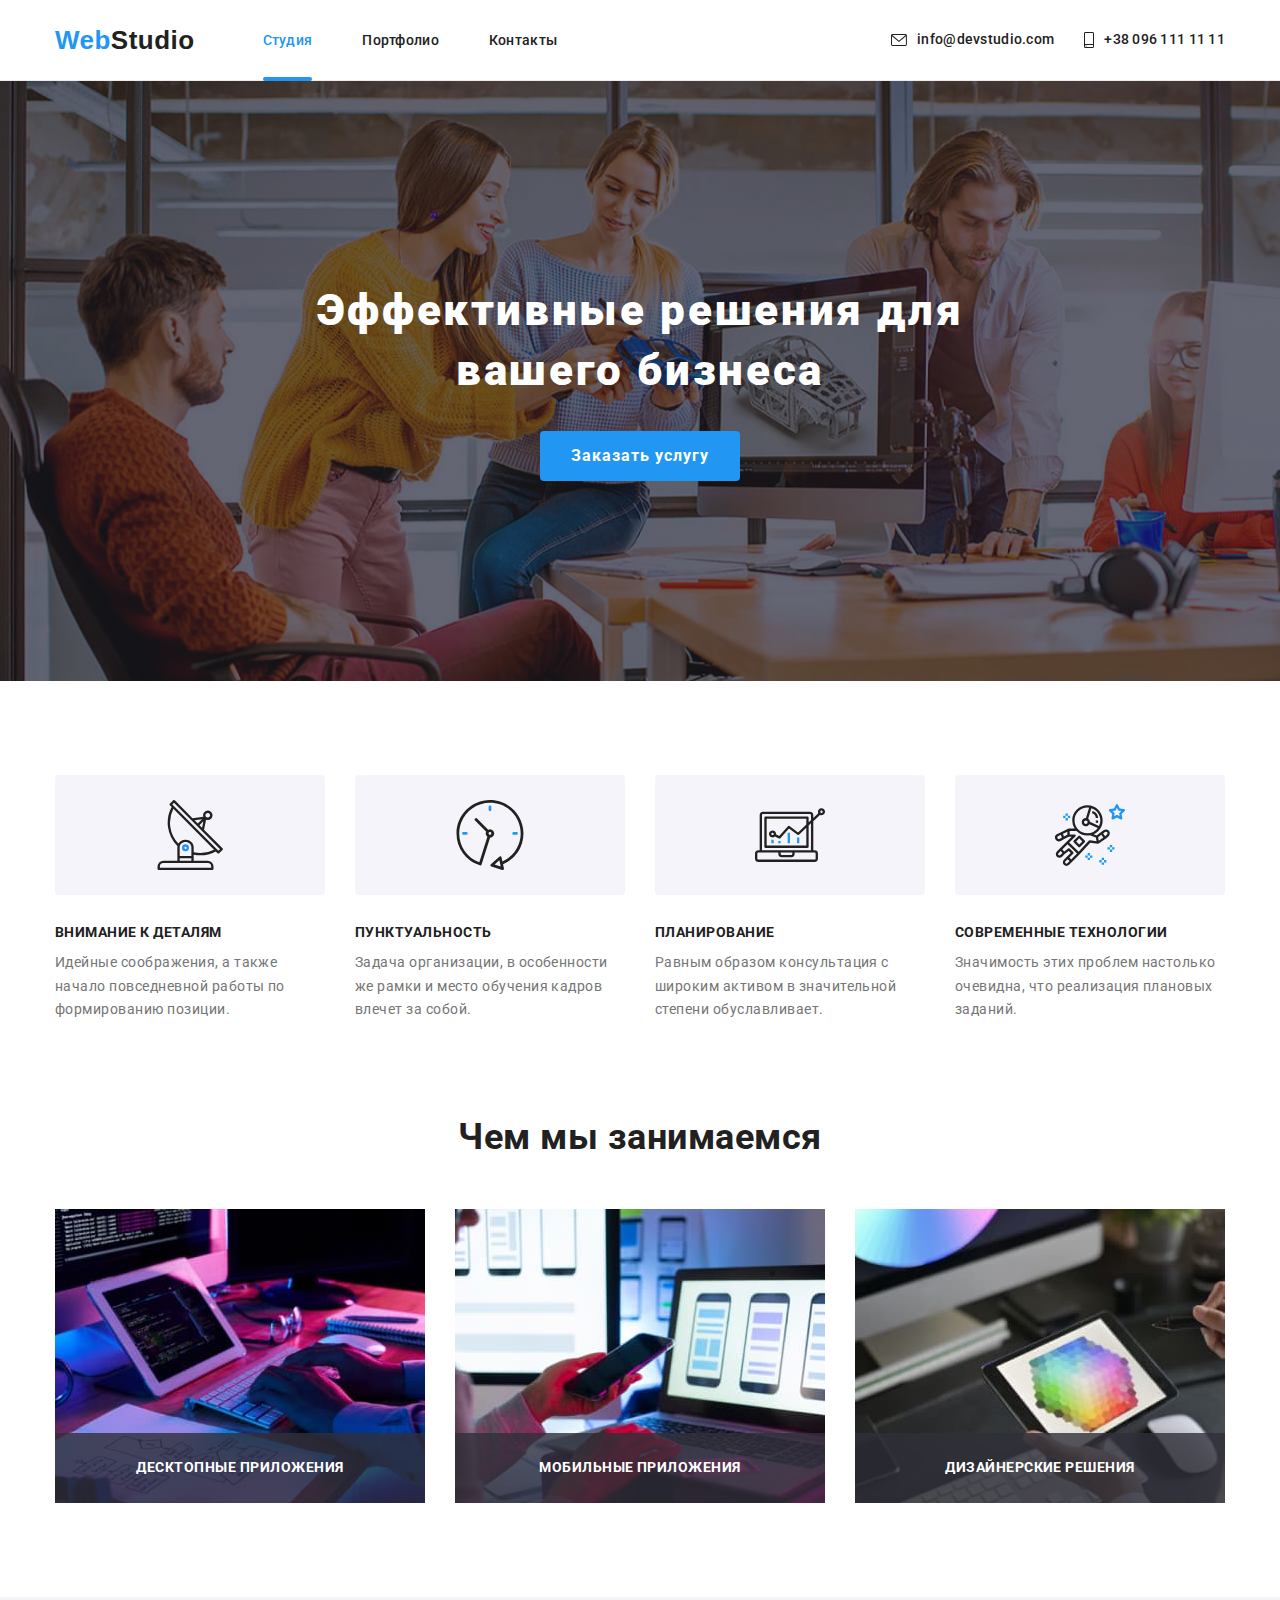
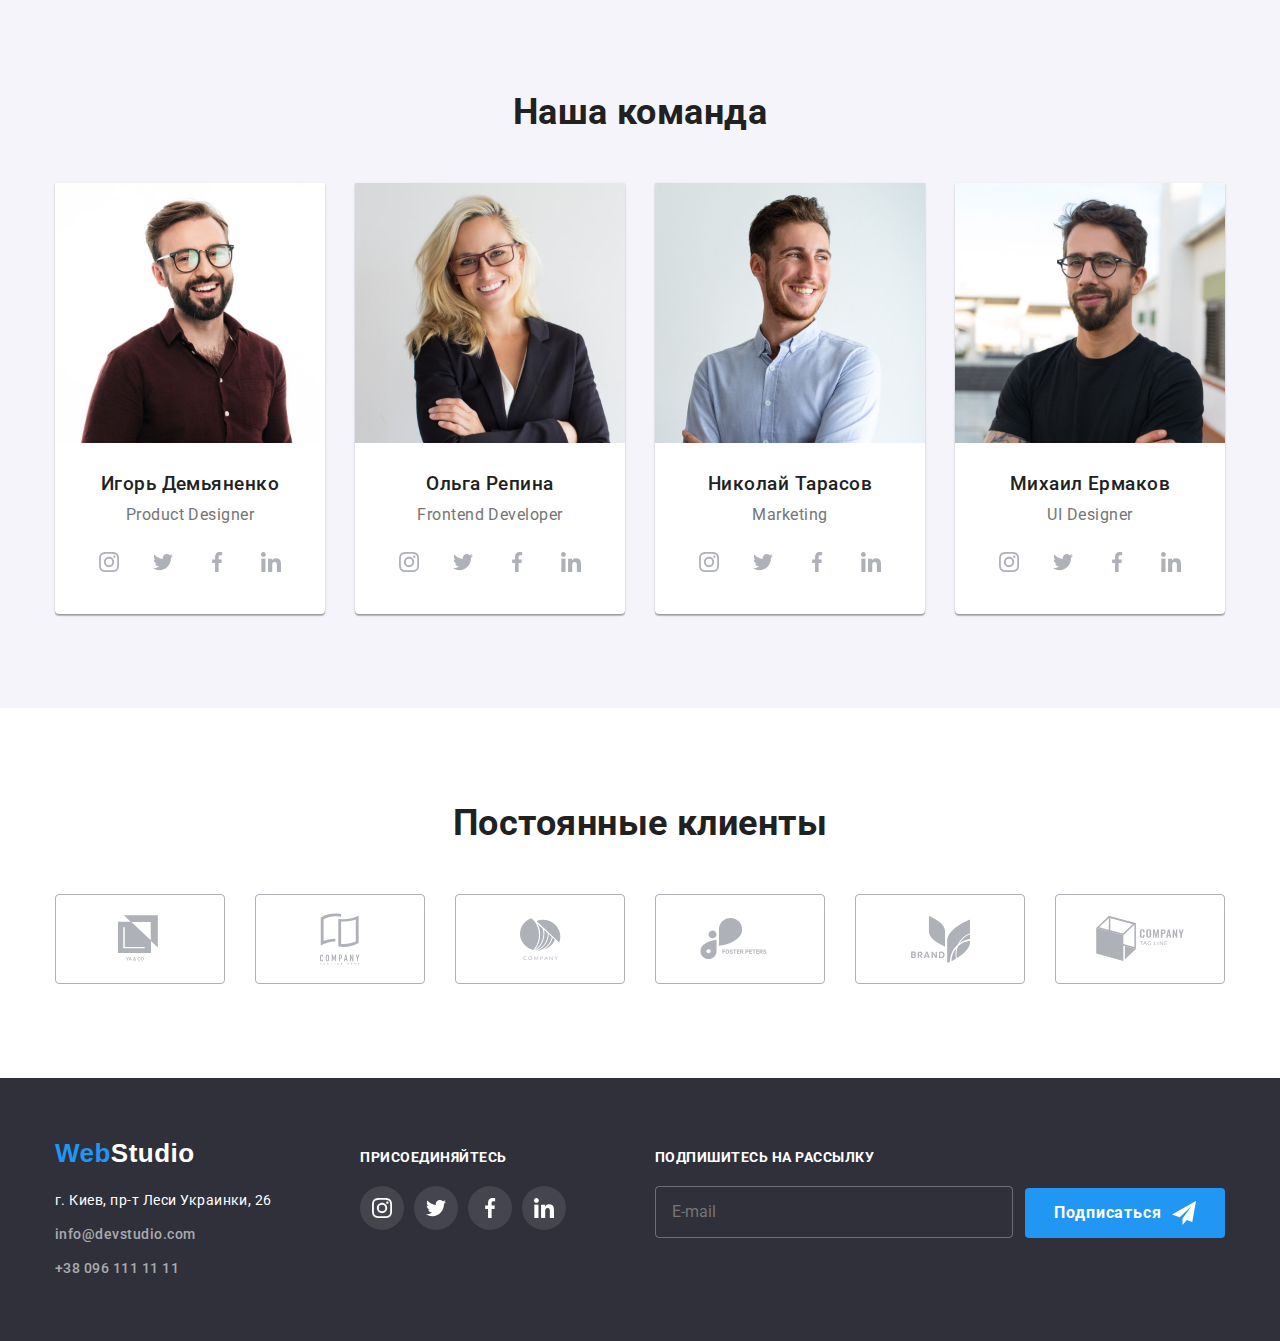
<file: index.html>
<!DOCTYPE html>
<html lang="en">
<head>
    <meta charset="UTF-8">
    <meta name="viewport" content="width=device-width, initial-scale=1.0">
    <title>WebStudio</title>
    <link rel="preconnect" href="https://fonts.gstatic.com">
    <link href="https://fonts.googleapis.com/css2?family=Roboto:wght@400;700;900&display=swap" rel="stylesheet">
    <link rel="stylesheet" href="https://cdnjs.cloudflare.com/ajax/libs/modern-normalize/1.0.0/modern-normalize.min.css">
    <link rel="stylesheet" href="./css/main.css">
</head>
<body>

    <header class="header">
        <div class="container header--container">
            <nav class="nav">
                <a href="./index.html" class="logo header--logo"><span class="logo__color">Web</span>Studio</a>
                <ul class="menu">
                    <li class="menu__item">
                        <a href="./index.html" class="menu__link current">Студия</a>
                    </li>
        
                    <li class="menu__item">
                        <a href="./portfolio.html" class="menu__link">Портфолио</a>
                    </li>
        
                    <li class="menu__item">
                        <a href="#" class="menu__link">Контакты</a>
                    </li>
                </ul>
        
            </nav>
        
            <ul class="contacts-list">
                <li class="contacts-list__item">
                    <a href="mailto:info@devstudio.com" class="contacts-list__link">
                        <svg class="contacts-list__icon" width="16" height="12">
                            <use href="./images/icons.svg#mail"></use>
                        </svg>
                        info@devstudio.com
                    </a>
                </li>
            
                <li class="contacts-list__item">
                    <a href="tel:+380961111111" class="contacts-list__link">
                        <svg class="contacts-list__icon" width="10" height="16">
                            <use href="./images/icons.svg#phone"></use>
                        </svg>
                        +38 096 111 11 11
                    </a>
                </li>
            </ul>
        </div>
    </header>

    <main class="main">
        <section class="hero">
            <div class="hero--container">
                <h1 class="hero__title">Эффективные решения для вашего бизнеса</h1>
                <button type="button" class="btn hero__btn" data-modal-open>Заказать услугу</button>
            </div>
        </section>
        
        <section class="features">
            <div class="container features--container">
                <ul class="features__list">
                    <li class="features__item">
                        <div class="features__container">
                            <svg class="features__icon" width="70" height="70">
                                <use href="./images/icons.svg#antenna"></use>
                            </svg>
                        </div>
                        <h3 class="title--uppercase features__title">Внимание к деталям</h3>
                        <p class="features__text">Идейные соображения, а также начало повседневной работы по формированию позиции.</p>
                    </li>

                    <li class="features__item">
                        <div class="features__container">
                            <svg class="features__icon" width="70" height="70">
                                <use href="./images/icons.svg#clock"></use>
                            </svg>
                        </div>
                        <h3 class="title--uppercase features__title">Пунктуальность</h3>
                        <p class="features__text">Задача организации, в особенности же рамки и место обучения кадров влечет за собой.</p>
                    </li>

                    <li class="features__item">
                        <div class="features__container">
                            <svg class="features__icon" width="70" height="70">
                                <use href="./images/icons.svg#diagram"></use>
                            </svg>
                        </div>
                        <h3 class="title--uppercase features__title">Планирование</h3>
                        <p class="features__text">Равным образом консультация с широким активом в значительной степени обуславливает.</p>
                    </li>

                    <li class="features__item">
                        <div class="features__container">
                            <svg class="features__icon" width="70" height="70">
                                <use href="./images/icons.svg#astronaut"></use>
                            </svg>
                        </div>
                        <h3 class="title--uppercase features__title">Современные технологии</h3>
                        <p class="features__text">Значимость этих проблем настолько очевидна, что реализация плановых заданий.</p>
                    </li>
                </ul>
            </div>
        </section>

        <section class="examples">
            <div class="container examples--container">
                <h2 class="title examples__title">Чем мы занимаемся</h2>
                <ul class="examples__list">
                    <li class="examples__item">
                        <img src="images/1_1.jpg" alt="Десктопные приложения">
                        <p class="title--uppercase examples__text">Десктопные приложения</p>
                    </li>

                    <li class="examples__item">
                        <img src="images/1_2.jpg" alt="Мобильные приложения">
                        <p class="title--uppercase examples__text">Мобильные приложения</p>
                    </li>

                    <li class="examples__item">
                        <img src="images/1_3.jpg" alt="Дизайнерские решения">
                        <p class="title--uppercase examples__text">Дизайнерские решения</p>
                    </li>
                </ul>
            </div>
        </section>

        <section class="team">
            <div class="container team--container">
                <h2 class="title team--title">Наша команда</h2>
                <ul class="team__list">
                    <li class="team__item">
                        <img src="images/demianenko.jpg" alt="Игорь Демьяненко" class="team__image">
                        <div class="team__tumb">
                            <h3 class="team__name">Игорь Демьяненко</h3>
                            <p class="team__text">Product Designer</p>
                            <ul class="social-media">
                                <li class="social-media__item">
                                    <a href="" class="social-media__link social-media__link--team">
                                        <svg class="social-media__icon" width="20" height="20">
                                            <use href="./images/icons.svg#insta"></use>
                                        </svg>
                                    </a>
                                </li>
                                <li class="social-media__item">
                                    <a href="" class="social-media__link social-media__link--team">
                                        <svg class="social-media__icon" width="20" height="20">
                                            <use href="./images/icons.svg#twitter"></use>
                                        </svg>
                                    </a>
                                </li>
                                <li class="social-media__item">
                                    <a href="" class="social-media__link social-media__link--team">
                                        <svg class="social-media__icon" width="20" height="20">
                                            <use href="./images/icons.svg#fb"></use>
                                        </svg>
                                    </a>
                                </li>
                                <li class="social-media__item">
                                    <a href="" class="social-media__link social-media__link--team">
                                        <svg class="social-media__icon" width="20" height="20">
                                            <use href="./images/icons.svg#linkedin"></use>
                                        </svg>
                                    </a>
                                </li>
                            </ul>
                        </div>
                    </li>
            
                    <li class="team__item">
                        <img src="images/repina.jpg" alt="Ольга Репина" class="team__image">
                        <div class="team__tumb">
                            <h3 class="team__name">Ольга Репина</h3>
                            <p class="team__text">Frontend Developer</p>
                            <ul class="social-media">
                                <li class="social-media__item">
                                    <a href="" class="social-media__link social-media__link--team">
                                        <svg class="social-media__icon" width="20" height="20">
                                            <use href="./images/icons.svg#insta"></use>
                                        </svg>
                                    </a>
                                </li>
                                <li class="social-media__item">
                                    <a href="" class="social-media__link social-media__link--team">
                                        <svg class="social-media__icon" width="20" height="20">
                                            <use href="./images/icons.svg#twitter"></use>
                                        </svg>
                                    </a>
                                </li>
                                <li class="social-media__item">
                                    <a href="" class="social-media__link social-media__link--team">
                                        <svg class="social-media__icon" width="20" height="20">
                                            <use href="./images/icons.svg#fb"></use>
                                        </svg>
                                    </a>
                                </li>
                                <li class="social-media__item">
                                    <a href="" class="social-media__link social-media__link--team">
                                        <svg class="social-media__icon" width="20" height="20">
                                            <use href="./images/icons.svg#linkedin"></use>
                                        </svg>
                                    </a>
                                </li>
                            </ul>
                        </div>    
                    </li>

                    <li class="team__item">
                        <img src="images/tarasov.jpg" alt="Николай Тарасов" class="team__image">
                        <div class="team__tumb">
                            <h3 class="team__name">Николай Тарасов</h3>
                            <p class="team__text">Marketing</p>
                            <ul class="social-media">
                                <li class="social-media__item">
                                    <a href="" class="social-media__link social-media__link--team">
                                        <svg class="social-media__icon" width="20" height="20">
                                            <use href="./images/icons.svg#insta"></use>
                                        </svg>
                                    </a>
                                </li>
                                <li class="social-media__item">
                                    <a href="" class="social-media__link social-media__link--team">
                                        <svg class="social-media__icon" width="20" height="20">
                                            <use href="./images/icons.svg#twitter"></use>
                                        </svg>
                                    </a>
                                </li>
                                <li class="social-media__item">
                                    <a href="" class="social-media__link social-media__link--team">
                                        <svg class="social-media__icon" width="20" height="20">
                                            <use href="./images/icons.svg#fb"></use>
                                        </svg>
                                    </a>
                                </li>
                                <li class="social-media__item">
                                    <a href="" class="social-media__link social-media__link--team">
                                        <svg class="social-media__icon" width="20" height="20">
                                            <use href="./images/icons.svg#linkedin"></use>
                                        </svg>
                                    </a>
                                </li>
                            </ul>
                        </div>
                    </li>
            
                    <li class="team__item">
                        <img src="images/yermakov.jpg" alt="Михаил Ермаков" class="team__image">
                        <div class="team__tumb">
                            <h3 class="team__name">Михаил Ермаков</h3>
                            <p class="team__text">UI Designer</p>
                            <ul class="social-media">
                                <li class="social-media__item">
                                    <a href="" class="social-media__link social-media__link--team">
                                        <svg class="social-media__icon" width="20" height="20">
                                            <use href="./images/icons.svg#insta"></use>
                                        </svg>
                                    </a>
                                </li>
                                <li class="social-media__item">
                                    <a href="" class="social-media__link social-media__link--team">
                                        <svg class="social-media__icon" width="20" height="20">
                                            <use href="./images/icons.svg#twitter"></use>
                                        </svg>
                                    </a>
                                </li>
                                <li class="social-media__item">
                                    <a href="" class="social-media__link social-media__link--team">
                                        <svg class="social-media__icon" width="20" height="20">
                                            <use href="./images/icons.svg#fb"></use>
                                        </svg>
                                    </a>
                                </li>
                                <li class="social-media__item">
                                    <a href="" class="social-media__link social-media__link--team">
                                        <svg class="social-media__icon" width="20" height="20">
                                            <use href="./images/icons.svg#linkedin"></use>
                                        </svg>
                                    </a>
                                </li>
                            </ul>
                        </div>
                    </li>
                </ul>
            </div>
        </section>
        
        <section class="clients">
            <div class="container client__container">
                <h2 class="title clients__title">Постоянные клиенты</h2>
                <ul class="clients__list">
                    <li class="clients__item">
                        <a href="" class="clients__link">
                            <svg class="clients__icon" width="44" height="49">
                                <use href="./images/icons.svg#logo-01"></use>
                            </svg>
                        </a>
                    </li>

                    <li class="clients__item">
                        <a href="" class="clients__link">
                            <svg class="clients__icon" width="40" height="52">
                                <use href="./images/icons.svg#logo-02"></use>
                            </svg>
                        </a>
                    </li>

                    <li class="clients__item">
                        <a href="" class="clients__link">
                            <svg class="clients__icon" width="41" height="42.6">
                                <use href="./images/icons.svg#logo-03"></use>
                            </svg>
                        </a>
                    </li>

                    <li class="clients__item">
                        <a href="" class="clients__link">
                            <svg class="clients__icon" width="79.66" height="42.02">
                                <use href="./images/icons.svg#logo-04"></use>
                            </svg>
                        </a>
                    </li>
                    
                    <li class="clients__item">
                        <a href="" class="clients__link">
                            <svg class="clients__icon" width="59" height="47">
                                <use href="./images/icons.svg#logo-05"></use>
                            </svg>
                        </a>
                    </li>

                    <li class="clients__item">
                        <a href="" class="clients__link">
                            <svg class="clients__icon" width="88.48" height="45.44">
                                <use href="./images/icons.svg#logo-06"></use>
                            </svg>
                        </a>
                    </li>
                </ul>
            </div>
        </section>

    </main>
    <footer class="footer">
        <div class="container fotter--container">
            <div class="footer__address">
                <a href="index.html" class="logo footer--logo"><span class="logo__color">Web</span>Studio</a>
                <address>
                    <ul class="footer__list">
                        <li class="footer__item">
                            <a href="https://www.google.com/maps/place/%D0%B1%D1%83%D0%BB%D1%8C%D0%B2%D0%B0%D1%80+%D0%9B%D0%B5%D1%81%D1%96+%D0%A3%D0%BA%D1%80%D0%B0%D1%97%D0%BD%D0%BA%D0%B8,+26,+%D0%9A%D0%B8%D1%97%D0%B2,+02000/@50.4265807,30.5361971,17z/data=!3m1!4b1!4m5!3m4!1s0x40d4cf0e033ecbe9:0x57a4dffefec77da0!8m2!3d50.4265807!4d30.5383858"
                                class="footer__address">г. Киев, пр-т Леси Украинки, 26</a>
                        </li>
                        <li class="footer__item">
                            <a href="mailto:info@devstudio.com" class="footer__contact">info@devstudio.com</a>
                        </li>
                        <li class="footer__item">
                            <a href="tel:+380961111111" class="footer__contact">+38 096 111 11 11</a>
                        </li>
                    </ul>
                </address>
            </div>

            <div class="footer__social-media">
                <h3 class="title--uppercase footer__title">присоединяйтесь</h3>
                <ul class="social-media">
                    <li class="social-media__item">
                        <a href="" class="social-media__link">
                            <svg class="social-media__icon" width="20" height="20">
                                <use href="./images/icons.svg#insta"></use>
                            </svg>
                        </a>
                    </li>
                    <li class="social-media__item">
                        <a href="" class="social-media__link">
                            <svg class="social-media__icon" width="20" height="20">
                                <use href="./images/icons.svg#twitter"></use>
                            </svg>
                        </a>
                    </li>
                    <li class="social-media__item">
                        <a href="" class="social-media__link">
                            <svg class="social-media__icon" width="20" height="20">
                                <use href="./images/icons.svg#fb"></use>
                            </svg>
                        </a>
                    </li>
                    <li class="social-media__item">
                        <a href="" class="social-media__link">
                            <svg class="social-media__icon" width="20" height="20">
                                <use href="./images/icons.svg#linkedin"></use>
                            </svg>
                        </a>
                    </li>
                </ul>
            </div>    

            <div class="footer__wrapper">
                <form class="footer-form">
                    <div class="footer-form__container">
                        <h3 class="title--uppercase footer__title">Подпишитесь на рассылку</h3>
                        <label class="footer-form__label">
                        <input type="email" name="subscribe" placeholder="E-mail" class="footer-form__input" />
                        </label>
                    </div>
                    
                    <button type="submit" class="btn footer-form__btn">
                        <span>Подписаться</span>
                        <svg class="footer-form__icon" width="24" height="24">
                            <use href="./images/icons.svg#send"></use>
                        </svg>
                    </button>

                </form>
               
            </div>
        </div>
    </footer>

    <div class="backdrop is-hidden" data-modal>
        <div class="modal">

            <p class="modal__text">Оставьте свои данные, мы вам перезвоним</p>

            <form name="data_form" autocomplete="on" novalidate class="data-form">
                <label class="data-form__label" for="name">Имя</label>
                <div class="data-form__wrapper">
                    <input type="text" name="name" class="data-form__input" />
                    <svg class="data-form__icon" width="18" height="18">
                        <use href="./images/icons.svg#form-user"></use>
                    </svg>
                </div>
                

                <label class="data-form__label" for="phone_number">Телефон</label>
                <div class="data-form__wrapper">
                    <input type="tel" name="phone_number" class="data-form__input" />
                    <svg class="data-form__icon" width="18" height="18">
                        <use href="./images/icons.svg#form-phone"></use>
                    </svg>
                </div>
                    
                          
                <label class="label" for="email">Email</label>
                <div class="data-form__wrapper">
                    <input type="email" name="email" class="data-form__input" />
                    <svg class="data-form__icon" width="18" height="18">
                        <use href="./images/icons.svg#form-email"></use>
                    </svg>
                </div>
                    
                
            
                <label class="label" for="email">Комментарий</label>
                <textarea rows="5" name="comment" placeholder="Введите текст" class="data-form__input data-form__comment"></textarea>
            

                <div class="checkbox-wrapper">
                    <label class="checkbox__label">
                    <input type="checkbox" name="agree" value="agree" class="checkbox__input" />
                    <svg class="checkbox__icon" width="16" height="15" >
                        <use href="./images/icons.svg#form-check"></use>
                    </svg>
                    <span class="checkbox__text">Соглашаюсь с рассылкой и принимаю  
                    <a href="#" target="blank" class="checkbox__link">Условия договора</a></span>
                    </label>
                </div>

                

                <button type="submit" class="btn form__btn">Отправить</button>
            </form>

            
            <button type="button" class="modal__btn-close" data-modal-close>
                <svg class="btn-close__icon" width="18" height="18">
                    <use href="./images/icons.svg#close"></use>
                </svg>
            </button>
        </div>
    </div>

    <script src="./js/modal.js"></script>

</body>
</html>
</file>
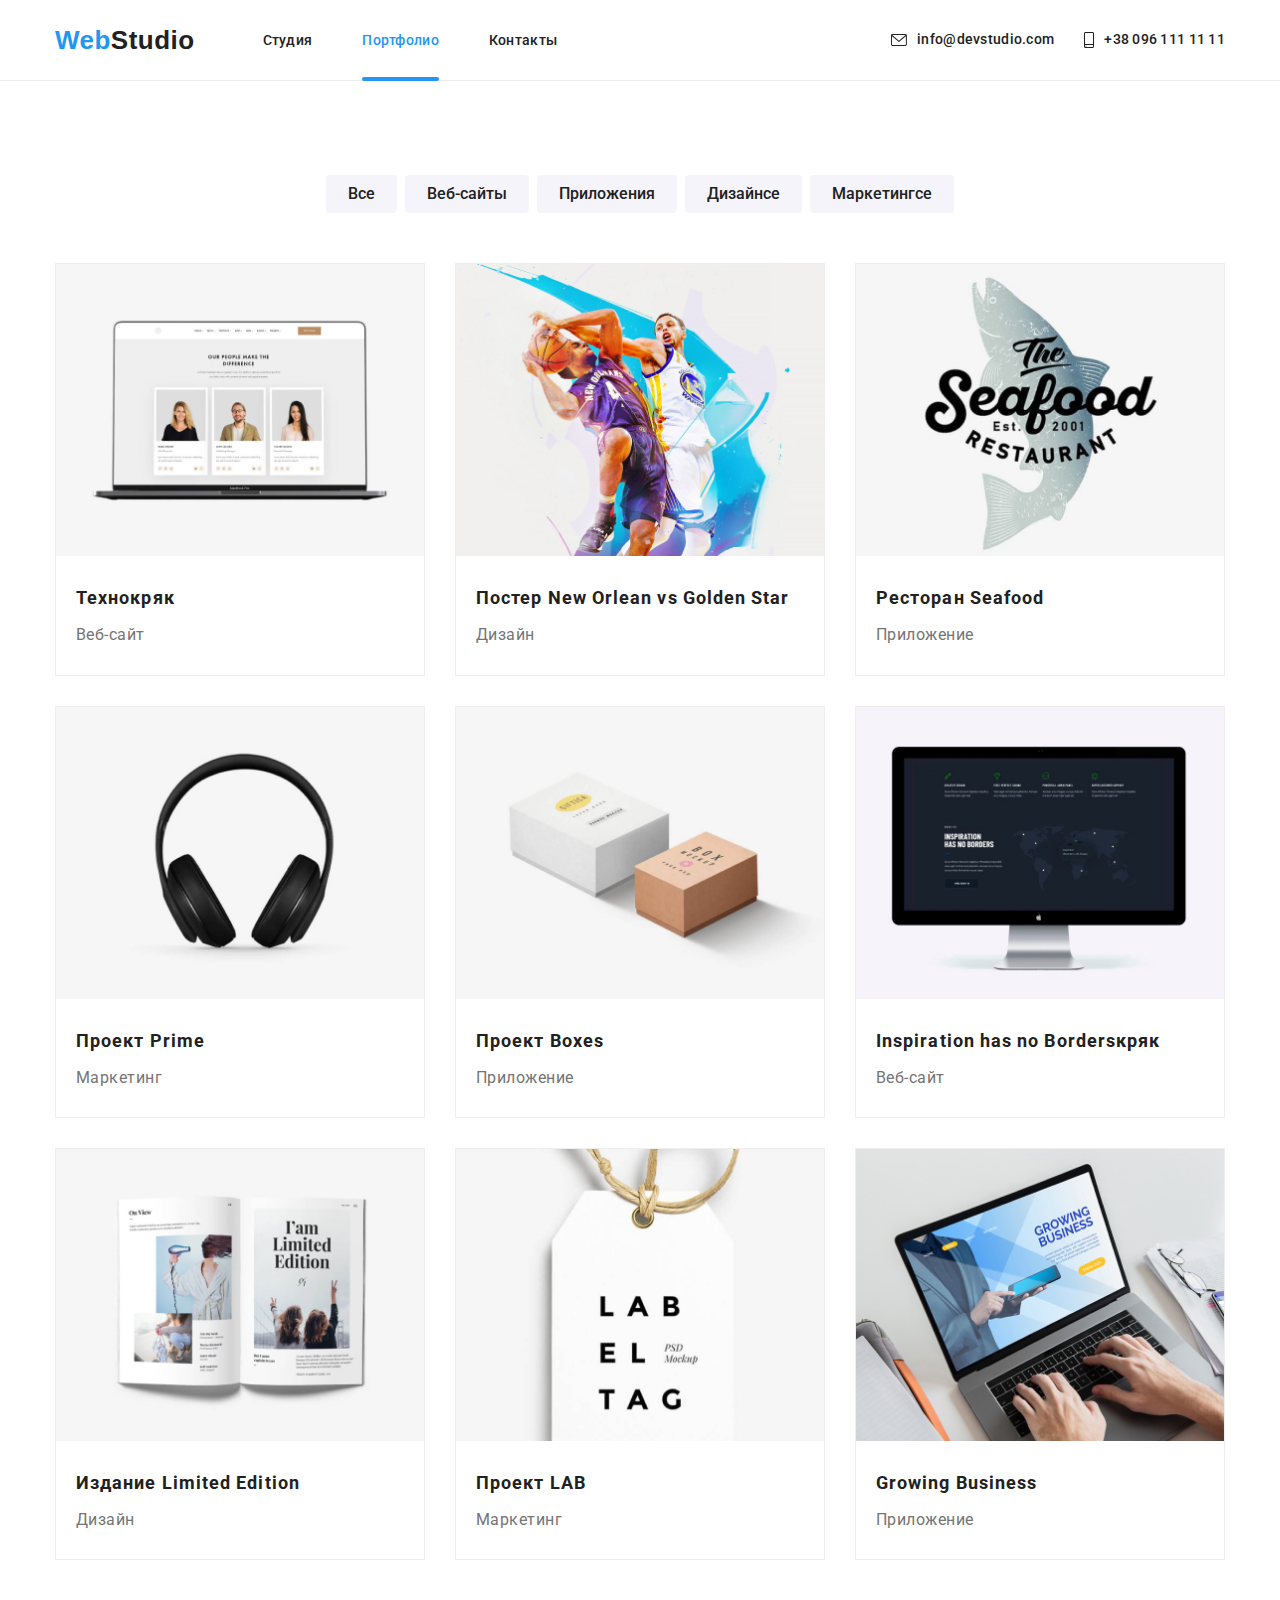
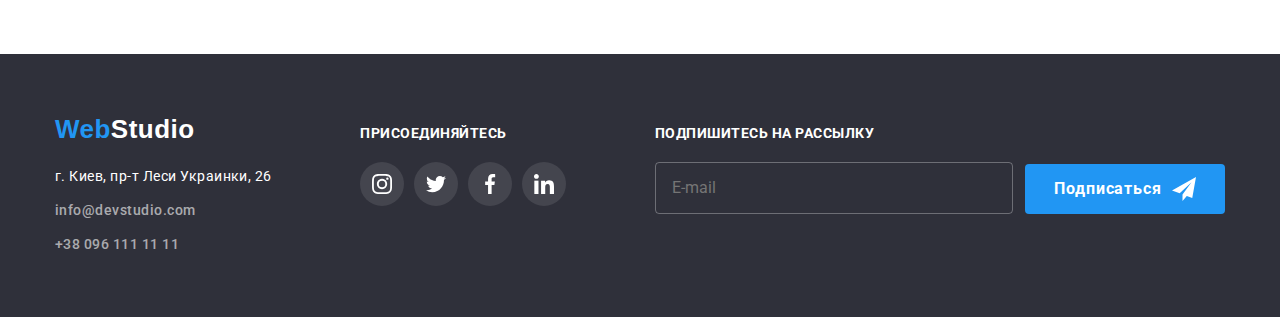
<file: portfolio.html>
<!DOCTYPE html>
<html lang="ru">

<head>
    <meta charset="UTF-8">
    <meta name="viewport" content="width=device-width, initial-scale=1.0">
    <title>Portfolio</title>
    <link rel="preconnect" href="https://fonts.gstatic.com">
    <link href="https://fonts.googleapis.com/css2?family=Roboto:wght@400;700;900&display=swap" rel="stylesheet">
    <link rel="stylesheet" href="https://cdnjs.cloudflare.com/ajax/libs/modern-normalize/1.0.0/modern-normalize.min.css">
    <link rel="stylesheet" href="./css/main.css">
</head>

<body>
    <header class="header">
        <div class="container header--container">
            <nav class="nav">
                <a href="./index.html" class="logo header--logo"><span class="logo__color">Web</span>Studio</a>
                <ul class="menu">
                    <li class="menu__item">
                        <a href="./index.html" class="menu__link">Студия</a>
                    </li>
    
                    <li class="menu__item">
                        <a href="./portfolio.html" class="menu__link current">Портфолио</a>
                    </li>
    
                    <li class="menu__item">
                        <a href="#" class="menu__link">Контакты</a>
                    </li>
                </ul>
    
            </nav>
    
            <ul class="contacts-list">
                <li class="contacts-list__item">
                    <a href="mailto:info@devstudio.com" class="contacts-list__link">
                        <svg class="contacts-list__icon" width="16" height="12">
                            <use href="./images/icons.svg#mail"></use>
                        </svg>
                        info@devstudio.com
                    </a>
                </li>
    
                <li class="contacts-list__item">
                    <a href="tel:+380961111111" class="contacts-list__link">
                        <svg class="contacts-list__icon" width="10" height="16">
                            <use href="./images/icons.svg#phone"></use>
                        </svg>
                        +38 096 111 11 11
                    </a>
                </li>
            </ul>
        </div>
    </header>
  
    <main>

        <section class="portfolio">
            <div class="container portfolio--container">
                <h1 class="portfolio__title">Наши проэкты</h1>
                <ul class="btn-list">
                    <li class="btn-list__item"><button class="portfolio__btn">Все</button></li>
                    <li class="btn-list__item"><button class="portfolio__btn">Веб-сайты</button></li>
                    <li class="btn-list__item"><button class="portfolio__btn">Приложения</button></li>
                    <li class="btn-list__item"><button class="portfolio__btn">Дизайнсе</button></li>
                    <li class="btn-list__item"><button class="portfolio__btn">Маркетингсе</button></li>
                </ul>

                <ul class="project-list">
                    <li class="project-list__item">
                        <a href="#" class="project__link">
                            <div class="project__box">
                                <img src="./images/technocryk.jpg" alt="Технокряк">
                                <div class="box-overlay">
                                    <p class="box-overlay__text">Технокряк это современная площадка распространения коронавируса. Компании используют эту платформу для цифрового шпионажа и атак на защищённые сервера конкурентов.</p>
                                </div>
                            </div>
                           <div class="box-content">
                                <h3 class="box-content__title">Технокряк</h3>
                                <p class="box-content__text">Веб-сайт</p>
                            </div>
                        </a>
                    </li>

                    <li class="project-list__item">
                        <a href="#" class="project__link">
                            <div class="project__box">
                                <img src="./images/new-orlean.jpg" alt="Постер New Orlean vs Golden Star">
                                <div class="box-overlay">
                                    <p class="box-overlay__text">Технокряк это современная площадка распространения коронавируса. Компании используют
                                        эту платформу для цифрового шпионажа и атак на защищённые сервера конкурентов.</p>
                                </div>
                            </div>
                            
                            <div class="box-content">
                                <h3 class="box-content__title">Постер New Orlean vs Golden Star</h3>
                                <p class="box-content__text">Дизайн</p>
                            </div>
                        </a>    
                    </li>

                    <li class="project-list__item">
                        <a href="#" class="project__link">
                            <div class="project__box">
                                <img src="./images/seafood.jpg" alt="Ресторан Seafood">
                                <div class="box-overlay">
                                    <p class="box-overlay__text">Технокряк это современная площадка распространения коронавируса. Компании используют
                                        эту платформу для цифрового шпионажа и атак на защищённые сервера конкурентов.</p>
                                </div>
                            </div>
                            <div class="box-content">
                                <h3 class="box-content__title">Ресторан Seafood</h3>
                                <p class="box-content__text">Приложение</p>
                            </div>
                        </a>    
                    </li>

                    <li class="project-list__item">
                        <a href="#" class="project__link">
                            <div class="project__box">
                                <img src="./images/prime.jpg" alt="Проект Prime">
                                <div class="box-overlay">
                                    <p class="box-overlay__text">Технокряк это современная площадка распространения коронавируса. Компании используют
                                        эту платформу для цифрового шпионажа и атак на защищённые сервера конкурентов.</p>
                                </div>
                            </div>
                            <div class="box-content">
                                <h3 class="box-content__title">Проект Prime</h3>
                                <p class="box-content__text">Маркетинг</p>
                            </div>
                        </a>    
                    </li>

                    <li class="project-list__item">
                        <a href="#" class="project__link">
                            <div class="project__box">
                                <img src="./images/boxes.jpg" alt="Проект Boxes">
                                <div class="box-overlay">
                                    <p class="box-overlay__text">Технокряк это современная площадка распространения коронавируса. Компании используют
                                        эту платформу для цифрового шпионажа и атак на защищённые сервера конкурентов.</p>
                                </div>
                            </div>
                            <div class="box-content">
                                <h3 class="box-content__title">Проект Boxes</h3>
                                <p class="box-content__text">Приложение</p>
                            </div>
                        </a>
                    </li>
                    <li class="project-list__item">
                        <a href="#" class="project__link">
                            <div class="project__box">
                                <img src="./images/inspiration.jpg" alt="Inspiration has no Bordersкряк">
                                <div class="box-overlay">
                                    <p class="box-overlay__text">Технокряк это современная площадка распространения коронавируса. Компании используют
                                        эту платформу для цифрового шпионажа и атак на защищённые сервера конкурентов.</p>
                                </div>
                            </div>
                            <div class="box-content">
                                <h3 class="box-content__title">Inspiration has no Bordersкряк</h3>
                                <p class="box-content__text">Веб-сайт</p>
                            </div>
                        </a>
                    </li>
                    <li class="project-list__item">
                        <a href="#" class="project__link">
                            <div class="project__box">
                                <img src="./images/limited-edition.jpg" alt="Издание Limited Edition">
                                <div class="box-overlay">
                                    <p class="box-overlay__text">Технокряк это современная площадка распространения коронавируса. Компании используют
                                        эту платформу для цифрового шпионажа и атак на защищённые сервера конкурентов.</p>
                                </div>
                            </div>
                            <div class="box-content">
                                <h3 class="box-content__title">Издание Limited Edition</h3>
                                <p class="box-content__text">Дизайн</p>
                            </div>
                        </a>
                    </li>
                    <li class="project-list__item">
                        <a href="#" class="project__link">
                            <div class="project__box">
                                <img src="./images/lab.jpg" alt="Проект LAB">
                                <div class="box-overlay">
                                    <p class="box-overlay__text">Технокряк это современная площадка распространения коронавируса. Компании используют
                                        эту платформу для цифрового шпионажа и атак на защищённые сервера конкурентов.</p>
                                </div>
                            </div>
                            <div class="box-content">
                                <h3 class="box-content__title">Проект LAB</h3>
                                <p class="box-content__text">Маркетинг</p>
                            </div>
                        </a>
                    </li>
                    <li class="project-list__item">
                        <a href="#" class="project__link">
                            <div class="project__box">
                                <img src="./images/growing-business.jpg" alt="Growing Business">
                                <div class="box-overlay">
                                    <p class="box-overlay__text">Технокряк это современная площадка распространения коронавируса. Компании используют
                                        эту платформу для цифрового шпионажа и атак на защищённые сервера конкурентов.</p>
                                </div>
                            </div>
                            <div class="box-content">
                                <h3 class="box-content__title">Growing Business</h3>
                                <p class="box-content__text">Приложение</p>
                            </div>
                        </a>
                    </li>
                </ul>
            </div>
        </section>

    </main>
    
    <footer class="footer">
        <div class="container fotter--container">
            <div class="footer__address">
                <a href="index.html" class="logo footer--logo"><span class="logo__color">Web</span>Studio</a>
                <address>
                    <ul class="footer__list">
                        <li class="footer__item">
                            <a href="https://www.google.com/maps/place/%D0%B1%D1%83%D0%BB%D1%8C%D0%B2%D0%B0%D1%80+%D0%9B%D0%B5%D1%81%D1%96+%D0%A3%D0%BA%D1%80%D0%B0%D1%97%D0%BD%D0%BA%D0%B8,+26,+%D0%9A%D0%B8%D1%97%D0%B2,+02000/@50.4265807,30.5361971,17z/data=!3m1!4b1!4m5!3m4!1s0x40d4cf0e033ecbe9:0x57a4dffefec77da0!8m2!3d50.4265807!4d30.5383858"
                                class="footer__address">г. Киев, пр-т Леси Украинки, 26</a>
                        </li>
                        <li class="footer__item">
                            <a href="mailto:info@devstudio.com" class="footer__contact">info@devstudio.com</a>
                        </li>
                        <li class="footer__item">
                            <a href="tel:+380961111111" class="footer__contact">+38 096 111 11 11</a>
                        </li>
                    </ul>
                </address>
            </div>
    
            <div class="footer__social-media">
                <h3 class="title--uppercase footer__title">присоединяйтесь</h3>
                <ul class="social-media">
                    <li class="social-media__item">
                        <a href="" class="social-media__link">
                            <svg class="social-media__icon" width="20" height="20">
                                <use href="./images/icons.svg#insta"></use>
                            </svg>
                        </a>
                    </li>
                    <li class="social-media__item">
                        <a href="" class="social-media__link">
                            <svg class="social-media__icon" width="20" height="20">
                                <use href="./images/icons.svg#twitter"></use>
                            </svg>
                        </a>
                    </li>
                    <li class="social-media__item">
                        <a href="" class="social-media__link">
                            <svg class="social-media__icon" width="20" height="20">
                                <use href="./images/icons.svg#fb"></use>
                            </svg>
                        </a>
                    </li>
                    <li class="social-media__item">
                        <a href="" class="social-media__link">
                            <svg class="social-media__icon" width="20" height="20">
                                <use href="./images/icons.svg#linkedin"></use>
                            </svg>
                        </a>
                    </li>
                </ul>
            </div>
    
            <div class="footer__wrapper">
                <form class="footer-form">
                    <div class="footer-form__container">
                        <h3 class="title--uppercase footer__title">Подпишитесь на рассылку</h3>
                        <label class="footer-form__label">
                            <input type="email" name="subscribe" placeholder="E-mail" class="footer-form__input" />
                        </label>
                    </div>
    
                    <button type="submit" class="btn footer-form__btn">
                        <span>Подписаться</span>
                        <svg class="footer-form__icon" width="24" height="24">
                            <use href="./images/icons.svg#send"></use>
                        </svg>
                    </button>
    
                </form>
    
            </div>
        </div>
    </footer>
</body>

</html>
</file>
<file: css/main.css>
:root {
  --body-font: 'Roboto', sans-serif;
  --logo-font: 'Raleway', sans-serif;
  --white-color: #ffffff;
  --black-color: #000000;
  --blue-text: #2196f3;
  --black-text: #212121;
  --grey-text: #757575;
  --grey-light-text: rgba(255, 255, 255, 0.6);
  --grey-background: #2f303a;
  --blue-background: #2196f3;
  --grey-light-background: #f5f4fa;
  --light-btn: #f5f4fa;
  --blue-btn: #2196f3;
  --padding-main-size: 94px;
  --padding-footer-size: 60px;
  --project-list-gap: 30px;
  --project-border-color: #eeeeee;
  --icon-color: #afb1b8;
  --sm-bg-color: rgba(255, 255, 255, 0.1);
  --img-bg-color: rgba(47, 48, 58, 0.8);
  --overlay-bg-color: rgba(33, 150, 243, 0.9);
  --black-color-light: rgba(0, 0, 0, 0.1);
  --duration: 250ms;
  --timing-function: cubic-bezier(0.4, 0, 0.2, 1);
  --border-color-input: rgba(33, 33, 33, 0.2);
  --placeholder-text: rgba(117, 117, 117, 0.5);
  --footer-form-border: rgba(255, 255, 255, 0.3);
  --footer-form-color: rgba(255, 255, 255, 0.6);
}

body {
  font-family: var(--body-font);
  font-style: normal;
  letter-spacing: 0.03em;
}

a {
  text-decoration: none;
}

ul {
  text-decoration: none;
  list-style-type: none;
  padding: 0;
  margin: 0;
}

p,
h1,
h2,
h3,
h4 {
  padding: 0;
  margin: 0;
}

img {
  display: block;
  max-width: 100%;
}

address {
  text-decoration: none;
  font-style: normal;
}

.title {
  font-weight: 700;
  font-size: 36px;
  line-height: 1.17;
  text-align: center;
  color: var(--black-text);
  margin-bottom: 50px;
}

.title--uppercase {
  font-weight: 700;
  font-size: 14px;
  line-height: 1.14;
  text-transform: uppercase;
}

.btn {
  display: block;
  min-width: 200px;
  padding: 10px;
  border: none;
  border-radius: 4px;
  font-weight: 700;
  font-size: 16px;
  line-height: 1.875;
  letter-spacing: 0.06em;
  text-align: center;
  background-color: var(--blue-btn);
  color: var(--white-color);
}

.btn:hover, .btn:focus {
  outline: none;
}

.container {
  width: 1200px;
  margin: 0 auto;
  padding: var(--padding-main-size) 15px;
}

.logo {
  font-family: var(--logo-font);
  font-weight: 700;
  font-size: 26px;
  line-height: 1.19;
}

.logo__color {
  color: var(--blue-text);
}

.header--logo {
  color: var(--black-text);
  margin-right: 68px;
}

.footer--logo {
  display: block;
  color: var(--white-color);
  margin-bottom: 20px;
}

.menu__link {
  font-weight: 500;
  font-size: 14px;
  color: var(--black-text);
  letter-spacing: 0.02em;
  padding: 32px 0px;
  -webkit-transition: color var(--duration) var(--timing-function);
  transition: color var(--duration) var(--timing-function);
}

.menu__link:hover, .menu__link:focus {
  color: var(--blue-text);
}

.menu__link.current {
  position: relative;
  color: var(--blue-text);
}

.menu__link.current::after {
  position: absolute;
  left: 0px;
  bottom: -1px;
  content: '';
  display: inline-block;
  height: 4px;
  width: 100%;
  border-radius: 2px;
  background-color: var(--blue-background);
}

.nav {
  display: -webkit-box;
  display: -ms-flexbox;
  display: flex;
  -webkit-box-align: center;
      -ms-flex-align: center;
          align-items: center;
}

.menu {
  display: -webkit-box;
  display: -ms-flexbox;
  display: flex;
}

.menu__item:not(:last-child) {
  margin-right: 50px;
}

.contacts-list {
  display: -webkit-box;
  display: -ms-flexbox;
  display: flex;
}

.contacts-list__item:first-child {
  margin-right: 30px;
}

.contacts-list__icon {
  display: -webkit-box;
  display: -ms-flexbox;
  display: flex;
  margin-right: 10px;
  fill: currentColor;
}

.contacts-list__link {
  display: -webkit-box;
  display: -ms-flexbox;
  display: flex;
  -webkit-box-align: center;
      -ms-flex-align: center;
          align-items: center;
  font-weight: 500;
  font-size: 14px;
  line-height: 1.14;
  letter-spacing: 0.02em;
  color: var(--black-text);
  padding: 32px 0;
  -webkit-transition: color var(--duration) var(--timing-function);
  transition: color var(--duration) var(--timing-function);
}

.contacts-list__link:hover, .contacts-list__link:focus {
  color: var(--blue-text);
}

.header {
  position: -webkit-sticky;
  position: sticky;
  top: 0px;
  background-color: var(--white-color);
  border-bottom: 1px solid #ececec;
  z-index: 1;
}

.header--container {
  display: -webkit-box;
  display: -ms-flexbox;
  display: flex;
  -webkit-box-align: center;
      -ms-flex-align: center;
          align-items: center;
  -webkit-box-pack: justify;
      -ms-flex-pack: justify;
          justify-content: space-between;
  padding-top: 0;
  padding-bottom: 0;
}

.hero {
  max-width: 1600px;
  margin: 0 auto;
  background-repeat: no-repeat;
  background-size: cover;
  background-color: var(--grey-background);
}

.hero--container {
  display: -webkit-box;
  display: -ms-flexbox;
  display: flex;
  -webkit-box-orient: vertical;
  -webkit-box-direction: normal;
      -ms-flex-direction: column;
          flex-direction: column;
  -webkit-box-align: center;
      -ms-flex-align: center;
          align-items: center;
  -webkit-box-pack: center;
      -ms-flex-pack: center;
          justify-content: center;
  max-width: 1600px;
  margin: 0 auto;
  padding: 200px 0;
  background-image: -webkit-gradient(linear, left top, right top, from(rgba(47, 48, 58, 0.4)), to(rgba(47, 48, 58, 0.4))), url(../images/hero-img.jpg);
  background-image: linear-gradient(to right, rgba(47, 48, 58, 0.4), rgba(47, 48, 58, 0.4)), url(../images/hero-img.jpg);
}

.hero__title {
  max-width: 696px;
  font-weight: 900;
  font-size: 44px;
  line-height: 1.36;
  text-align: center;
  letter-spacing: 0.06em;
  color: var(--white-color);
  margin-bottom: 30px;
}

/* features */
.features__list {
  display: -webkit-box;
  display: -ms-flexbox;
  display: flex;
  -webkit-box-pack: justify;
      -ms-flex-pack: justify;
          justify-content: space-between;
}

.features__item {
  width: calc((100% - 90px) / 4);
}

.features__container {
  display: -webkit-box;
  display: -ms-flexbox;
  display: flex;
  -webkit-box-align: center;
      -ms-flex-align: center;
          align-items: center;
  -webkit-box-pack: center;
      -ms-flex-pack: center;
          justify-content: center;
  width: 100%;
  height: 120px;
  background-color: var(--grey-light-background);
  border-radius: 4px;
  margin-bottom: 30px;
}

.features__title {
  color: var(--black-text);
  margin-bottom: 10px;
}

.features__text {
  font-weight: 400;
  font-size: 14px;
  line-height: 1.71;
  color: var(--grey-text);
}

/* examples */
.examples--container {
  padding-top: 0px;
}

.examples__list {
  display: -webkit-box;
  display: -ms-flexbox;
  display: flex;
  -webkit-box-pack: justify;
      -ms-flex-pack: justify;
          justify-content: space-between;
}

.examples__item {
  width: calc((100% - 60px) / 3);
  position: relative;
}

.examples__text {
  display: -webkit-box;
  display: -ms-flexbox;
  display: flex;
  -webkit-box-align: center;
      -ms-flex-align: center;
          align-items: center;
  -webkit-box-pack: center;
      -ms-flex-pack: center;
          justify-content: center;
  width: 100%;
  height: 70px;
  background-color: var(--img-bg-color);
  position: absolute;
  bottom: 0;
  color: var(--white-color);
}

/* team */
/* .team-container {
} */
.team {
  background-color: var(--grey-light-background);
}

.team__list {
  display: -webkit-box;
  display: -ms-flexbox;
  display: flex;
  -webkit-box-pack: justify;
      -ms-flex-pack: justify;
          justify-content: space-between;
  font-size: 16px;
  line-height: 1.19;
  text-align: center;
}

.team__item {
  background-color: var(--white-color);
  -webkit-box-shadow: 0px 1px 3px rgba(0, 0, 0, 0.12), 0px 1px 1px rgba(0, 0, 0, 0.14), 0px 2px 1px rgba(0, 0, 0, 0.2);
          box-shadow: 0px 1px 3px rgba(0, 0, 0, 0.12), 0px 1px 1px rgba(0, 0, 0, 0.14), 0px 2px 1px rgba(0, 0, 0, 0.2);
  border-radius: 0px 0px 4px 4px;
}

.team__image {
  max-width: 270px;
}

.team__tumb {
  padding: 30px 32px;
}

.team__name {
  font-weight: 500;
  color: var(--black-text);
  margin-bottom: 10px;
}

.team__text {
  font-weight: 400;
  color: var(--grey-text);
  margin-bottom: 16px;
}

.social-media {
  display: -webkit-box;
  display: -ms-flexbox;
  display: flex;
  -webkit-box-pack: justify;
      -ms-flex-pack: justify;
          justify-content: space-between;
}

.footer .social-media__link {
  background-color: var(--sm-bg-color);
  color: var(--white-color);
}

.social-media__link {
  display: -webkit-box;
  display: -ms-flexbox;
  display: flex;
  -webkit-box-pack: center;
      -ms-flex-pack: center;
          justify-content: center;
  -webkit-box-align: center;
      -ms-flex-align: center;
          align-items: center;
  width: 44px;
  height: 44px;
  border-radius: 50%;
  -webkit-transition: color, background-color var(--duration) var(--timing-function);
  transition: color, background-color var(--duration) var(--timing-function);
}

.social-media__link:hover, .social-media__link:focus {
  background-color: var(--blue-background);
  color: var(--white-color);
}

.social-media__link--team {
  color: var(--icon-color);
}

.social-media__icon {
  -webkit-box-pack: center;
      -ms-flex-pack: center;
          justify-content: center;
  -webkit-box-align: center;
      -ms-flex-align: center;
          align-items: center;
  fill: currentColor;
}

/* clients */
.clients__list {
  display: -webkit-box;
  display: -ms-flexbox;
  display: flex;
  -webkit-box-pack: justify;
      -ms-flex-pack: justify;
          justify-content: space-between;
}

.clients__link {
  display: -webkit-box;
  display: -ms-flexbox;
  display: flex;
  -webkit-box-pack: center;
      -ms-flex-pack: center;
          justify-content: center;
  -webkit-box-align: center;
      -ms-flex-align: center;
          align-items: center;
  width: 170px;
  height: 90px;
  border: 1px solid var(--icon-color);
  border-radius: 4px;
  color: var(--icon-color);
  -webkit-transition: color var(--duration) var(--timing-function), border var(--duration) var(--timing-function);
  transition: color var(--duration) var(--timing-function), border var(--duration) var(--timing-function);
}

.clients__link:hover, .clients__link:focus {
  color: var(--blue-background);
  border-color: var(--blue-background);
}

.clients__icon {
  fill: currentColor;
}

/* footer */
.footer {
  background-color: var(--grey-background);
}

.fotter--container {
  display: -webkit-box;
  display: -ms-flexbox;
  display: flex;
  -webkit-box-pack: justify;
      -ms-flex-pack: justify;
          justify-content: space-between;
  padding-top: var(--padding-footer-size);
  padding-bottom: var(--padding-footer-size);
}

/* .footer__address {
  margin-right: 80px;
} */
.footer__item:not(:last-child) {
  margin-bottom: 9px;
}

.footer__contact {
  font-weight: 500;
  font-size: 14px;
  line-height: 24px;
  color: var(--grey-light-text);
  -webkit-transition: color var(--duration) var(--timing-function);
  transition: color var(--duration) var(--timing-function);
}

.footer__contact:hover, .footer__contact:focus {
  color: var(--blue-text);
}

.footer__address {
  font-weight: 400;
  font-size: 14px;
  line-height: 1.71;
  color: var(--white-color);
}

.footer__social-media {
  min-width: 206px;
}

.footer__title {
  color: var(--white-color);
  margin-bottom: 20px;
  padding-top: 12px;
}

.footer-form {
  display: -webkit-box;
  display: -ms-flexbox;
  display: flex;
  -webkit-box-align: end;
      -ms-flex-align: end;
          align-items: flex-end;
}

.footer-form__container {
  margin-right: 12px;
}

.footer-form__input {
  padding: 15px 16px;
  width: 358px;
  border: 1px solid var(--footer-form-border);
  border-radius: 4px;
  background-color: transparent;
  font-weight: 400;
  font-size: 16px;
  line-height: 1.25;
  color: var(--footer-form-color);
  -webkit-transition: border-color var(--duration) var(--timing-function);
  transition: border-color var(--duration) var(--timing-function);
}

.footer-form__input:hover, .footer-form__input:focus {
  outline: none;
  border-color: var(--blue-background);
}

.footer-form__icon {
  fill: currentColor;
}

.footer-form__btn {
  display: -webkit-box;
  display: -ms-flexbox;
  display: flex;
  -webkit-box-align: center;
      -ms-flex-align: center;
          align-items: center;
  -webkit-box-pack: center;
      -ms-flex-pack: center;
          justify-content: center;
}

.footer-form__btn span {
  margin-right: 10px;
}

.portfolio__title {
  position: absolute;
  white-space: nowrap;
  -webkit-clip-path: inset(100%);
          clip-path: inset(100%);
  clip: rect(0 0 0 0);
  overflow: hidden;
}

.btn-list {
  display: -webkit-box;
  display: -ms-flexbox;
  display: flex;
  -webkit-box-pack: center;
      -ms-flex-pack: center;
          justify-content: center;
  margin-bottom: 50px;
}

.btn-list__item:not(:last-child) {
  margin-right: 8px;
}

.portfolio__btn {
  background-color: var(--grey-light-background);
  border: none;
  font-weight: 500;
  font-size: 16px;
  line-height: 1.63;
  text-align: center;
  color: var(--black-text);
  padding: 6px 22px;
  border-radius: 4px;
  -webkit-transition: color, background-color var(--duration) var(--timing-function);
  transition: color, background-color var(--duration) var(--timing-function);
}

.portfolio__btn:hover, .portfolio__btn:focus {
  background-color: var(--blue-btn);
  color: var(--white-color);
  -webkit-box-shadow: 0px 3px 1px rgba(0, 0, 0, 0.1), 0px 1px 2px rgba(0, 0, 0, 0.08), 0px 2px 2px rgba(0, 0, 0, 0.12);
          box-shadow: 0px 3px 1px rgba(0, 0, 0, 0.1), 0px 1px 2px rgba(0, 0, 0, 0.08), 0px 2px 2px rgba(0, 0, 0, 0.12);
}

.project-list {
  display: -webkit-box;
  display: -ms-flexbox;
  display: flex;
  -ms-flex-wrap: wrap;
      flex-wrap: wrap;
  margin-top: calc(-1 * var(--project-list-gap));
  margin-left: calc(-1 * var(--project-list-gap));
}

.project-list__item {
  -ms-flex-preferred-size: calc(100% / 3 - var(--project-list-gap));
      flex-basis: calc(100% / 3 - var(--project-list-gap));
  margin-top: var(--project-list-gap);
  margin-left: var(--project-list-gap);
  border: 1px solid var(--project-border-color);
}

.project__link {
  display: block;
}

.project__link:hover, .project__link:focus {
  -webkit-box-shadow: 0px 1px 1px rgba(0, 0, 0, 0.12), 0px 4px 4px rgba(0, 0, 0, 0.06), 1px 4px 6px rgba(0, 0, 0, 0.16);
          box-shadow: 0px 1px 1px rgba(0, 0, 0, 0.12), 0px 4px 4px rgba(0, 0, 0, 0.06), 1px 4px 6px rgba(0, 0, 0, 0.16);
}

.project__box {
  position: relative;
  overflow: hidden;
}

.box-overlay {
  display: -webkit-box;
  display: -ms-flexbox;
  display: flex;
  -webkit-box-align: center;
      -ms-flex-align: center;
          align-items: center;
  padding: 24px;
  position: absolute;
  top: 0;
  left: 0;
  width: 100%;
  height: 100%;
  background-color: var(--overlay-bg-color);
  -webkit-transform: translatey(101%);
          transform: translatey(101%);
  -webkit-transition: -webkit-transform var(--duration) var(--timing-function);
  transition: -webkit-transform var(--duration) var(--timing-function);
  transition: transform var(--duration) var(--timing-function);
  transition: transform var(--duration) var(--timing-function), -webkit-transform var(--duration) var(--timing-function);
  overflow: auto;
}

.project__link:hover .box-overlay,
.project__link:focus .box-overlay {
  -webkit-transform: translatey(0);
          transform: translatey(0);
}

.box-overlay__text {
  font-weight: 400;
  font-size: 18px;
  line-height: 1.56;
  letter-spacing: 0.03em;
  color: var(--white-color);
}

.box-content {
  padding: 24px 20px;
}

.box-content__title {
  font-weight: 700;
  font-size: 18px;
  line-height: 2;
  letter-spacing: 0.06em;
  color: var(--black-text);
  margin-bottom: 4px;
}

.box-content__text {
  font-weight: 400;
  font-size: 16px;
  line-height: 1.88;
  color: var(--grey-text);
}

.backdrop {
  position: fixed;
  top: 0;
  left: 0;
  width: 100%;
  height: 100%;
  background-image: -webkit-gradient(linear, left top, right top, from(var(--black-color-light)), to(var(--black-color-light)));
  background-image: linear-gradient(to right, var(--black-color-light), var(--black-color-light));
  z-index: 2;
  -webkit-transition: opacity var(--duration) var(--timing-function), visibility var(--duration) var(--timing-function);
  transition: opacity var(--duration) var(--timing-function), visibility var(--duration) var(--timing-function);
}

.backdrop.is-hidden {
  visibility: hidden;
  opacity: 0;
  pointer-events: none;
}

/* modal */
.modal {
  position: absolute;
  top: 50%;
  left: 50%;
  min-width: 528px;
  background-color: var(--white-color);
  padding: 40px;
  -webkit-transform: translate(-50%, -50%);
          transform: translate(-50%, -50%);
  -webkit-transition: -webkit-transform var(--duration) var(--timing-function);
  transition: -webkit-transform var(--duration) var(--timing-function);
  transition: transform var(--duration) var(--timing-function);
  transition: transform var(--duration) var(--timing-function), -webkit-transform var(--duration) var(--timing-function);
}

.modal__btn-close {
  position: absolute;
  top: 8px;
  right: 8px;
  width: 30px;
  height: 30px;
  background-color: var(--white-color);
  color: var(--black-color);
  border-radius: 50%;
  border: 1px solid var(--black-color-light);
}

.modal__btn-close:hover, .modal__btn-close:focus {
  color: var(--blue-btn);
  outline: none;
}

.btn-close__icon {
  position: absolute;
  top: 50%;
  left: 50%;
  -webkit-transform: translate(-50%, -50%);
          transform: translate(-50%, -50%);
  fill: currentColor;
}

.modal__text {
  font-weight: 700;
  font-size: 20px;
  line-height: 1.15;
  text-align: center;
  color: var(--black-text);
  margin-bottom: 12px;
}

.data-form__label {
  margin-bottom: 4px;
}

.data-form {
  display: -webkit-box;
  display: -ms-flexbox;
  display: flex;
  -webkit-box-orient: vertical;
  -webkit-box-direction: normal;
      -ms-flex-direction: column;
          flex-direction: column;
  font-size: 12px;
  line-height: 1.167;
  letter-spacing: 0.01em;
  color: var(--grey-text);
}

.data-form__input.data-form__comment {
  padding: 12px 16px;
  margin-bottom: 20px;
  resize: none;
}

.data-form__comment::-webkit-input-placeholder {
  font-family: inherit;
  color: var(--placeholder-text);
  font-size: 14px;
  line-height: 1.16;
}

.data-form__comment:-ms-input-placeholder {
  font-family: inherit;
  color: var(--placeholder-text);
  font-size: 14px;
  line-height: 1.16;
}

.data-form__comment::-ms-input-placeholder {
  font-family: inherit;
  color: var(--placeholder-text);
  font-size: 14px;
  line-height: 1.16;
}

.data-form__comment::placeholder {
  font-family: inherit;
  color: var(--placeholder-text);
  font-size: 14px;
  line-height: 1.16;
}

.checkbox-wrapper {
  display: -webkit-box;
  display: -ms-flexbox;
  display: flex;
  -webkit-box-align: center;
      -ms-flex-align: center;
          align-items: center;
  -webkit-box-pack: center;
      -ms-flex-pack: center;
          justify-content: center;
  font-size: 14px;
  line-height: 1.414;
  color: var(--grey-text);
  margin-bottom: 30px;
}

.checkbox__label {
  display: -webkit-box;
  display: -ms-flexbox;
  display: flex;
  -webkit-box-align: center;
      -ms-flex-align: center;
          align-items: center;
}

.data-form__input {
  width: 100%;
  font-family: inherit;
  padding: 12px 12px 12px 42px;
  border: 1px solid var(--border-color-input);
  border-radius: 4px;
  -webkit-transition: border-color var(--duration) var(--timing-function);
  transition: border-color var(--duration) var(--timing-function);
}

.data-form__input:hover, .data-form__input:focus {
  border-color: var(--blue-background);
  outline: none;
}

.data-form__input:hover + .data-form__icon, .data-form__input:focus + .data-form__icon {
  fill: var(--blue-background);
}

.checkbox__text {
  margin-left: 9px;
}

.checkbox__link {
  color: var(--blue-text);
  text-decoration: underline;
}

.checkbox__input {
  position: absolute;
  clip: rect(0 0 0 0);
  overflow: hidden;
}

.checkbox__icon {
  margin-right: 0;
  -webkit-box-pack: center;
      -ms-flex-pack: center;
          justify-content: center;
  display: inline-block;
  border: 2px solid var(--black-text);
  border-radius: 2px;
}

.checkbox__icon use {
  display: none;
}

.checkbox__input:checked ~ .checkbox__icon use {
  display: block;
}

.checkbox__input:checked + .checkbox__icon {
  border: none;
  background-size: contain;
  background-origin: border-box;
  background-color: var(--blue-text);
  -webkit-box-shadow: none;
          box-shadow: none;
}

.form__btn {
  margin: 0 auto;
}

.data-form__wrapper {
  position: relative;
  margin-bottom: 10px;
}

.data-form__icon {
  position: absolute;
  left: 15px;
  top: 50%;
  -webkit-transform: translate(0, -50%);
          transform: translate(0, -50%);
  -webkit-transition: fill var(--duration) var(--timing-function);
  transition: fill var(--duration) var(--timing-function);
}
/*# sourceMappingURL=main.css.map */
</file>
